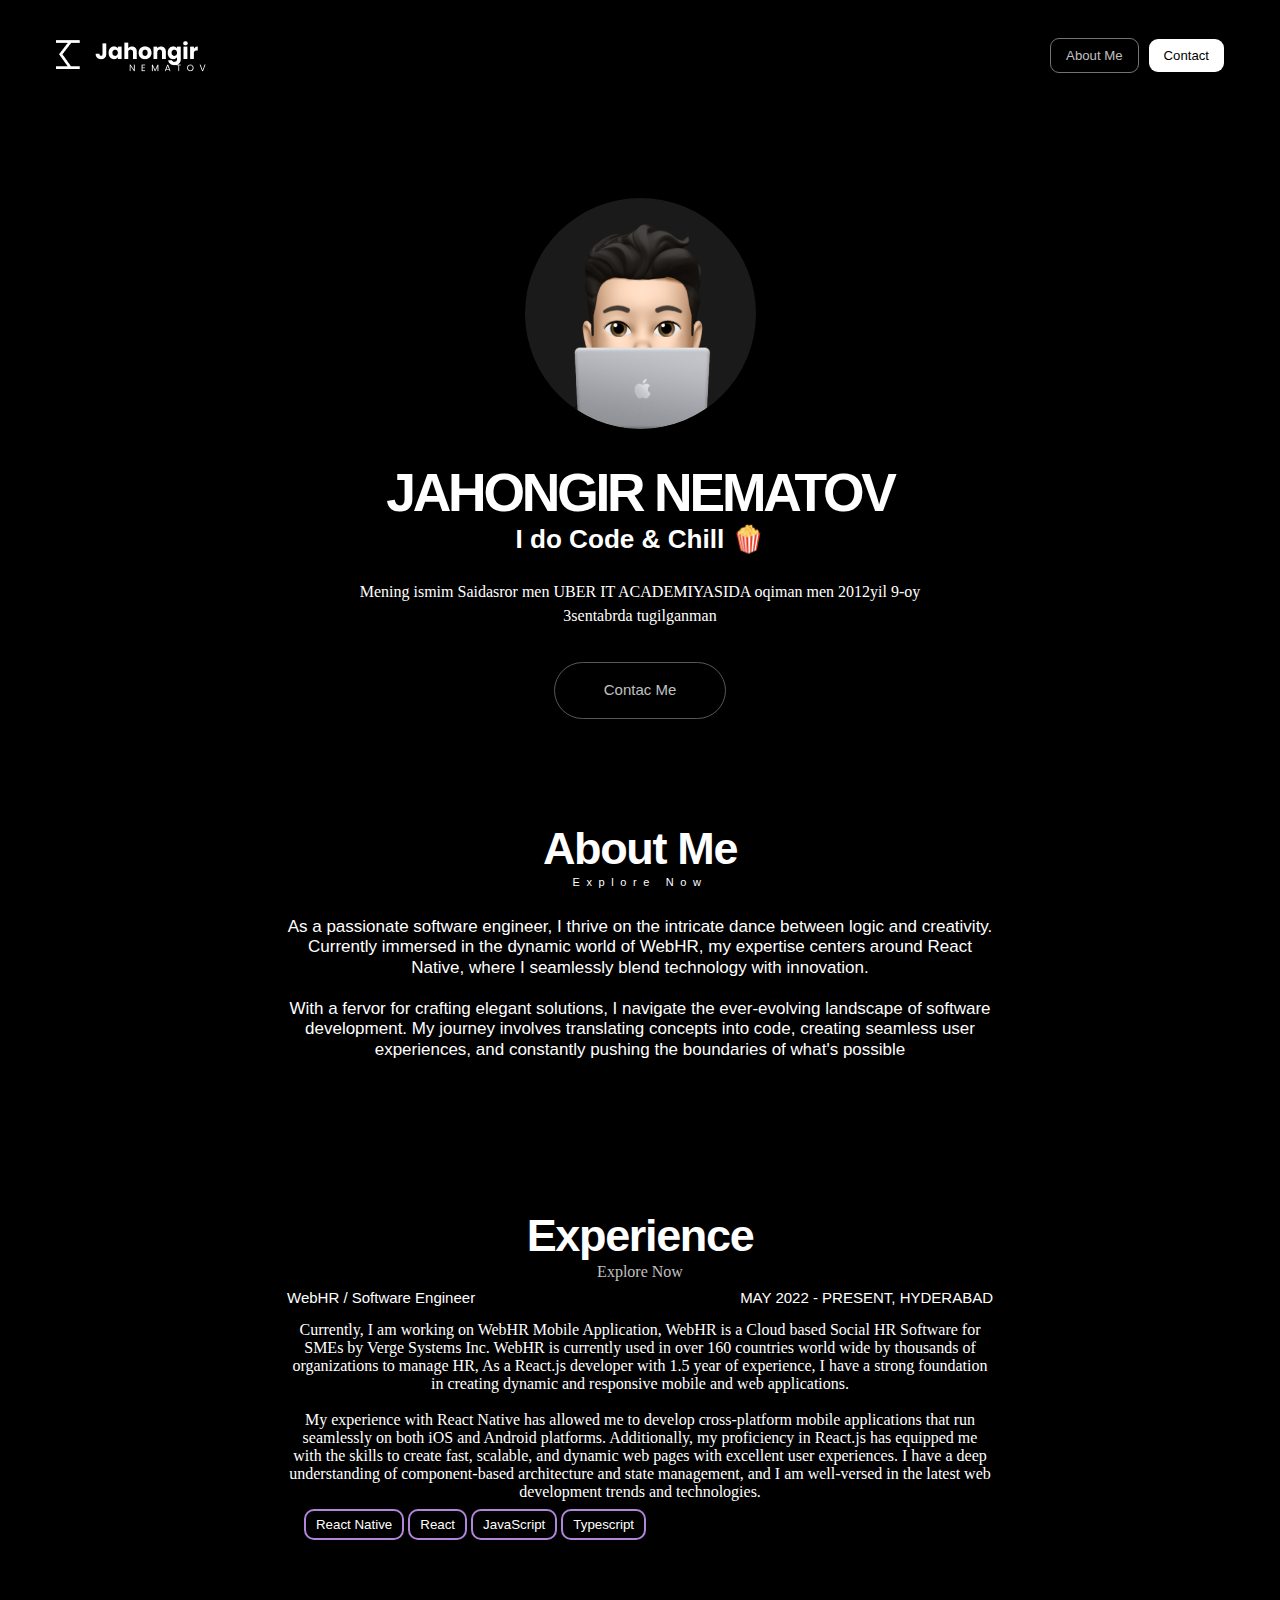
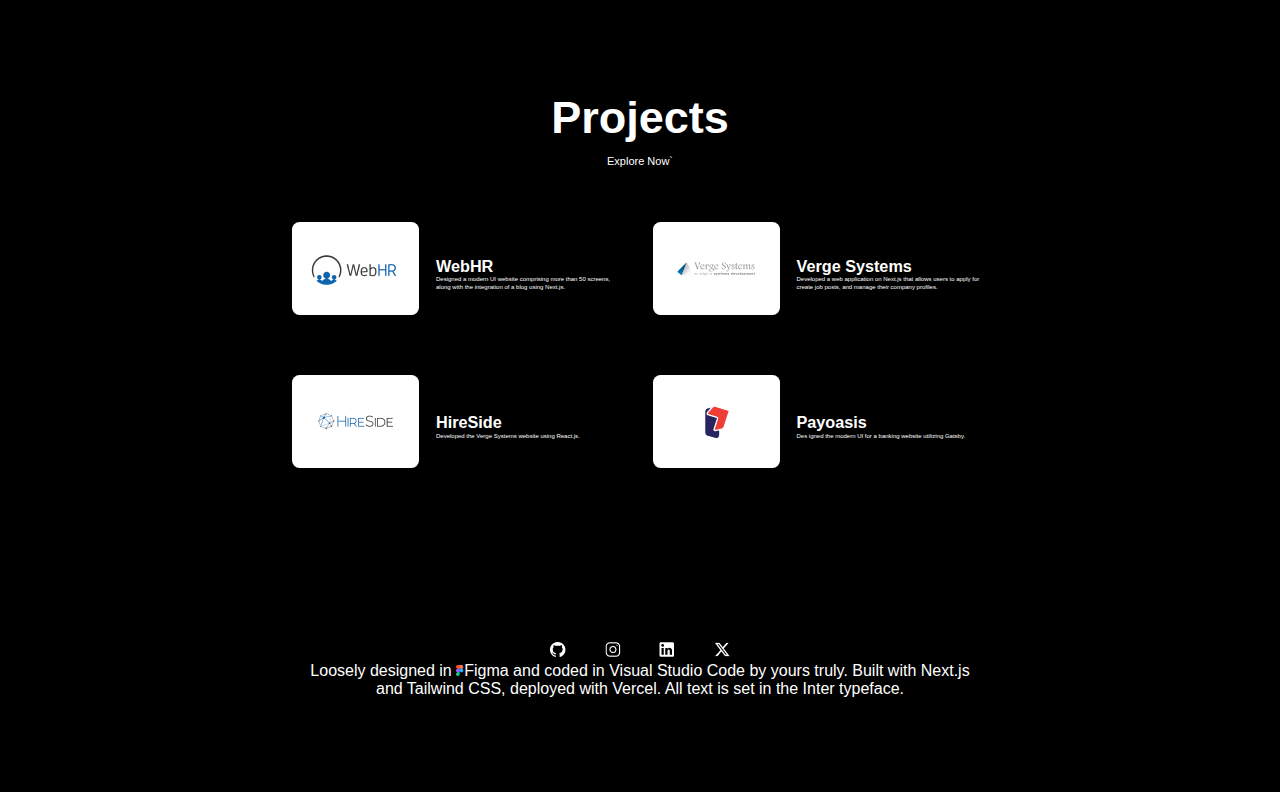
<file: index.html>
<!DOCTYPE html>
<html lang="en">
    <link rel="stylesheet" href="./main.css">
    <head>
        <meta charset="UTF-8">
        <meta name="viewport" content="width=device-width, initial-scale=1.0">
        <link rel="stylesheet" href="./main.css">
        <title>salom hammaga</title>
        <meta charset="UTF-8">
        <meta name="viewport" content="width=\, initial-scale=1.0">
        <title>Jahongir Nematov</title>
    
        <meta http-equiv="X-UA-Compatible" content="ie=edge" />
        <meta id="name" name="itemprop"
          content="jahongir nematov | jahongir nematov | jahongir nematov  dasturchi | jahongir nematov Andijon  uz" />
        <meta property="og:type" content="website" />
        <meta property="og:url" content="https://nematov-jahongirbek.vercel.app/" />
        <meta property="og:image" content="https://www.javascript-savollar.uz/img/logo.png" />
        <meta property="og:image:width" content="1036" />
        <meta property="og:image:height" content="416" />
        <meta property="og:image:type" content="image/png" />
      
        <!-- Google -->
        <meta name="googlebot" id="googlebot" content="index, follow" />
        <!-- Yandeks -->
        <meta name="yandex-verification" id="yandex-verification" content="index, follow" />
        <meta name="yandex" id="yandex" content="index, follow" />
        <!-- favicon image -->
        <link rel="shortcut icon" href="./img/logo.png" type="image/x-icon" />
        <link rel="icon" href="./img/logo.png" type="image/x-icon" />
      
        <link rel="shortcut icon" href="./img/logo.png" type="image/x-icon" />
        <meta name="description"
          content= "mening ismim jahongir nematov. Men 13 yoshdaman. Hozirda dasturchi bolishga harakat qilyapman." />
        <meta name="keywords"
          content="jahongir nematov , jahongir dasturchi , jahongir nematov  dasturchi , jahongir nematov  Andijon  uz , jahongir nematov  , jahongir dasturchi ,jahongir nematov dasturchi , jahongir nematov  Andijon  uz" />
          <meta name="google-site-verification" content="EToPLnXHfklVuPRsk8RhnPg5wJN0KwDWtcKAMdJwx7w" />
    </head>


<body>
    <header class="header">
        <div class="header-container">
            <a class="header-logo" href="#">
                <img src="./img/Logo (2).png" alt="header Logo">
            </a>

            <a class="header-btn" href="#">About Me</a>
            <a class="header-btn header-btn-light" href="#">Contact</a>
        </div>
    </header>

    <section class="hero">
        <div class="hero-container">
            <div class="hero-images">
                <img class="hero-img" src="./img/Mask group.png" alt="">
            </div>
            <h2 class="hero-title">JAHONGIR NEMATOV</h2>
            <p class="hero-info">I do Code & Chill 🍿</p>
            <p class="hero-text">Mening ismim Saidasror men UBER IT ACADEMIYASIDA oqiman men 2012yil 9-oy 3sentabrda
                tugilganman</p>
            <button class="hero-btn">Contac Me</button>
        </div>
    </section>

    <section class="About">
        <div class="About-container">
            <h2 class="About-title">About Me</h2>
            <p class="About-info">Explore Now</p>
            <p class="About-text">As a passionate software engineer, I thrive on the intricate dance between logic and
                creativity. Currently immersed in the dynamic world of WebHR, my expertise centers around React Native,
                where I seamlessly blend technology with innovation.
                <br><br>
                With a fervor for crafting elegant solutions, I navigate the ever-evolving landscape of software
                development. My journey involves translating concepts into code, creating seamless user experiences, and
                constantly pushing the boundaries of what's possible
            </p>
        </div>
    </section>


    <section class="experience">
        <div class="experience-container">
            <h2 class="experience-title">Experience</h2>
            <p class="experience-info">Explore Now</p>
            <div class="experience-box">
                <p class="experience-box-text2">WebHR / Software Engineer</p>
                <p class="experience-box-text2">MAY 2022 - PRESENT, HYDERABAD</p>
            </div>
            <p class="text11">Currently, I am working on WebHR Mobile Application, WebHR is a Cloud based Social HR
                Software for SMEs
                by Verge Systems Inc. WebHR is currently used in over 160 countries world wide by thousands of
                organizations to manage HR, As a React.js developer with 1.5 year of experience, I have a strong
                foundation in creating dynamic and responsive mobile and web applications.
                <br><br>
                My experience with React Native has allowed me to develop cross-platform mobile applications that run
                seamlessly on both iOS and Android platforms. Additionally, my proficiency in React.js has equipped me
                with the skills to create fast, scalable, and dynamic web pages with excellent user experiences. I have
                a deep understanding of component-based architecture and state management, and I am well-versed in the
                latest web development trends
                and technologies.
            </p>
            <div class="div54">
                <button class="experience-btn">React Native</button>
                <button class="experience-btn">React</button>
                <button class="experience-btn">JavaScript</button>
                <button class="experience-btn">Typescript</button>
            </div>
        </div>
    </section>
    <section class="Projects">
        <div class="Projects-box">
            <h1 class="Projects-title">Projects</h1>
            <p class="Projects-title-2">Explore Now`</p>
            <div class="Projects-rov">
                <div class="Projects-h7">
                    <div class="hahaha">
                        <img src="./img/image 2 (6).png" alt="">
                    </div>
                    <div>
                        <h2 class="Projects-h1">WebHR</h2>
                        <p class="Projects-p">Designed a modern UI website comprising more than 50 screens, <br> along
                            with
                            the integration of a blog using Next.js.</p>
                    </div>
                </div>
                <div class="Projects-h5">
                    <div class="hahaha">
                        <img src="./img/image 6 (2).png" alt="">
                    </div>
                    <div>
                        <h1 class="Projects-h2">Verge Systems</h1>
                        <p class="Projects-p-2">Developed a web application on Next.js that allows users to apply for 
                            <br> 
                            create job posts, and manage their company profiles.
                        </p>
                    </div>
                </div>
                <div class="Projects-h6">
                    <div class="hahaha">
                        <img src="./img/image 4.png" alt="">
                    </div>
                    <div class="haha">
                        <h2 class="Projects-h4">HireSide</h2>
                        <p class="Projects-p-4">Developed the Verge Systems website using React.js.</p>
                    </div>
                </div>
                <div class="Projects-h6">
                    <div class="hahaha">
                        <img src="./img/image 9.png" alt="">
                    </div>
                    <div class="haha">
                        <h2 class="Projects-h4">Payoasis</h2>
                        <p class="Projects-p-4">Des igned the modern UI for a banking website utilizing Gatsby.</p>
                    </div>
                </div>
            </div>
        </div>
    </section>

    <footer class="footer">
        <div class="footer-containar">
            <div class="footer-2">
                <a href=""><img class="footer-img" src="./img/Vector (11).png" alt=""></a>
                <a href=""><img class="footer-img" src="./img/Group 1435.png" alt=""></a>
                <a href=""><img class="footer-img" src="./img/Vector (9).png" alt=""></a>
                <a href=""><img class="footer-img" src="./img/Vector (10).png" alt=""></a>
            </div>
            <p class="footer-info">Loosely designed in <img src="./img/Figma.png" alt="">Figma and coded in Visual Studio
                Code by yours truly. Built with Next.js
                <br>
                and Tailwind CSS, deployed with Vercel. All text is set in the Inter typeface.
            </p>
        </div>
    </footer>
</body>

</html>
</file>
<file: main.css>
* {
    padding: 0;
    margin: 0;
    box-sizing: border-box
}

.header {
    padding-top: 35px;
    padding-bottom: 35px;
    background-color: black;
}

.header-container {
    max-width: 1208px;
    margin-left: auto;
    margin-right: auto;
    display: flex;
    align-items: center;
    padding-right: 20px;
    padding-left: 20px;
    gap: 10px;
}

.header-logo {
    margin-right: auto;
    display: flex;
}

.header-btn {
    border: 1px solid #747474;
    padding: 7px 15px;
    border-radius: 9px;
    text-decoration: none;
    font-family: sans-serif;
    font-size: 13.19px;
    font-weight: 500;
    line-height: 19.79px;
    color: #c1c1c1;
}

.header-btn-light {
    color: #000000;
    background-color: white;
    border: none;
}

@media (max-width: 768px) {}

.hero {
    background-color: black;
    padding-top: 87px;
    padding-bottom: 53px;
}

.hero-container {
    max-width: 627px;
    margin-left: auto;
    margin-right: auto;
    padding-left: 20px;
    padding-right: 20px;
    text-align: center;
}

.hero-images {
    width: 231px;
    height: 231px;
    background-color: #1a1a1a;
    border-radius: 50%;
    overflow: hidden;
    margin-left: auto;
    margin-right: auto;
    margin-bottom: 36px;
}

.hero-title {
    font-family: Poppins, sans-serif;
    font-size: 53.42px;
    font-weight: 700;
    line-height: 55.13px;
    letter-spacing: -0.06em;
    color: white;
}

.hero-info {
    font-family: Poppins, sans-serif;
    font-size: 26.11px;
    font-weight: 600;
    line-height: 39.16px;
    margin-bottom: 21px;
    color: white;
}

.hero-text {
    font-family: Poppins sans-serif;
    font-size: 16px;
    font-weight: 500;
    line-height: 24px;
    margin-bottom: 34px;
    color: white;
}

.hero-btn {
    background-color: black;
    padding: 16px 49px;
    display: inline-block;
    border-radius: 50px;
    border: 1px solid #585858;
    color: #c1c1c1;
    background-color: #000000;
    font-family: Poppins, sans-serif;
    font-size: 15px;
    font-weight: 500;
    line-height: 22.5px;
    text-align: center;
}

@media (max-width:768px) {
    .hero-images {
        background-color: #1a1a1a;
        width: 180px;
        height: 180px;
        display: flex;
    }

    .hero-title {
        font-size: 48px;
    }

    .hero-info {
        font-size: 18px;
        line-height: 18px;
        margin-bottom: 28px;
    }

    .hero-btn {
        padding: 16px 28px;
    }
}

.About {
    padding-top: 50px;
    padding-bottom: 50px;
    background-color: #000000;
}

.About-container {
    max-width: 746px;
    margin-left: auto;
    margin-right: auto;
    padding-right: 20px;
    padding-left: 20px;
}

.About-title {
    text-align: center;
    font-family: sans-serif;
    font-size: 45px;
    font-weight: 800;
    line-height: 54.49px;
    text-align: center;
    color: white;
    letter-spacing: -0.03em;
}

.About-info {
    font-family: sans-serif;
    font-size: 11px;
    font-weight: 500;
    line-height: 13.31px;
    letter-spacing: 0.6em;
    text-align: center;
    margin-bottom: 27px;
    color: white;
}

.About-text {
    font-family: sans-serif;
    font-size: 17px;
    font-weight: 500;
    line-height: 20.57px;
    text-align: center;
    color: white;
}

@media (max-width:768px) {
    .About {
        padding-top: 25px;
        padding-bottom: 25px;
    }

    .About-title {
        font-size: 32px;
        line-height: 32px;
    }

    .About-text {
        font-size: 12px;
        line-height: 12px;
    }
}

.experience {
    padding-top: 98px;
    padding-bottom: 98px;
    background-color: #000000;
    color: white;
}

.experience-container {
    max-width: 746px;
    margin-left: auto;
    margin-right: auto;
    text-align: center;
    padding-right: 20px;
    padding-left: 20px;
}

.experience-title {
    font-family: Inter, sans-serif;
    font-size: 45px;
    font-weight: 800;
    line-height: 54.46px;
    letter-spacing: -0.03em;
    color: white;
}

.experience-info {
    padding-bottom: 8px;
    color: #c1c1c1;
}

.experience-box {
    display: flex;
    justify-content: space-between;
}

.experience-box-text2 {
    font-family: sans-serif;
    font-size: 15px;
}

.text11 {
    padding-top: 15px;
}

.div54 {
    margin-right: 330px;
    padding: 8px;
}

.experience-btn {
    padding: 6px 10px;
    border-radius: 10px;
    background-color: #000000;
    color: white;
    padding-right: auto;
    border: 2px solid #B085DB;
    gap: 5px;
}

.Projects {
    padding-top: 45px;
    padding-bottom: 45px;
    background-color: black;
}

.Projects-box {
    width: 696px;
    margin-left: auto;
    margin-right: auto;
    align-items: center;
    justify-content: space-between;
}

.Projects-title {
    color: #FFFFFF;
    font-family: sans-serif;
    font-weight: 800;
    font-size: 45px;
    line-height: 54.46px;
    letter-spacing: -3%;
    text-align: center;
    margin-bottom: 10px;
}

.Projects-title-2 {
    color: #FFFFFF;
    font-weight: 500;
    font-family: sans-serif;
    font-size: 11px;
    letter-spacing: 60%;
    text-align: center;
    margin-bottom: 55px;
}

.Projects-h1 {
    color: #FFFFFF;
    font-family: sans-serif;
    font-weight: 800;
    font-size: 16.22px;
    line-height: 19.63px;
    letter-spacing: -3%;
}

.Projects-p {
    color: #FFFFFF;
    font-weight: 500;
    font-size: 6px;
    line-height: 7.26px;
    letter-spacing: -3%;
    font-family: sans-serif;
}

.Projects-h7 {
    display: flex;
    gap: 17px;
    align-items: center;
    margin-bottom: 25px;
}

.Projects-h2 {
    color: #FFFFFF;
    font-family: sans-serif;
    font-weight: 800;
    font-size: 16.22px;
    line-height: 19.63px;
    letter-spacing: -3%;
}

.Projects-p-2 {
    color: #FFFFFF;
    font-weight: 500;
    font-size: 6px;
    line-height: 7.26px;
    letter-spacing: -3%;
    font-family: sans-serif;
}

.Projects-h5 {
    display: flex;
    gap: 17px;
    align-items: center;
    margin-bottom: 25px;
}

.Projects-h3 {
    color: #FFFFFF;
    font-family: sans-serif;
    font-weight: 800;
    font-size: 16.22px;
    line-height: 19.63px;
    letter-spacing: -3%;
}

.Projects-p-8 {
    color: #FFFFFF;
    font-weight: 500;
    font-size: 6px;
    line-height: 7.26px;
    letter-spacing: -3%;
    font-family: sans-serif;
}

.Projects-h8 {
    width: 126px;
    height: 70.93px;
    display: flex;
    gap: 17px;
    align-items: center;
    justify-content: center;
    background-color: #FFFFFF;
    border-radius: 7.55px;
}

.Projects-h4 {
    color: #FFFFFF;
    font-family: sans-serif;
    font-weight: 800;
    font-size: 16.22px;
    line-height: 19.63px;
    letter-spacing: -3%;
}

.Projects-p-4 {
    color: #FFFFFF;
    font-weight: 500;
    font-size: 6px;
    line-height: 7.26px;
    letter-spacing: -3%;
    font-family: sans-serif;
}

.Projects-h6 {
    display: flex;
    gap: 17px;
    align-items: center;
    margin-bottom: 25px;
}

.Projects-rov {
    display: grid;
    grid-template-columns: 1fr 1fr;
    gap: 25px;
}

.hahaha {
    width: 127px;
    height: 93px;
    border-radius: 7.55px;
    background-color: #FFFFFF;
    display: flex;
    justify-content: center;
    align-items: center;
    font-family: sans-serif;
    margin-bottom: 10px;
    font-family: Inter sans-serif;
    font-size: 16.22px;
    font-weight: 800;
    line-height: 19.63px;
    letter-spacing: -0.03em;
}

.footer {
    padding-top: 94px;
    padding-bottom: 94px;
    background-color: #000000;
    margin-right: auto;
    margin-left: auto;
    text-align: center;
    color: white;
}


.footer-2 {
    gap: 38.87px;
    margin-left: auto;
    margin-right: auto;
    display: flex;
    justify-content: center;
}

.footer-info {
    font-family: sans-serif;
}
</file>
